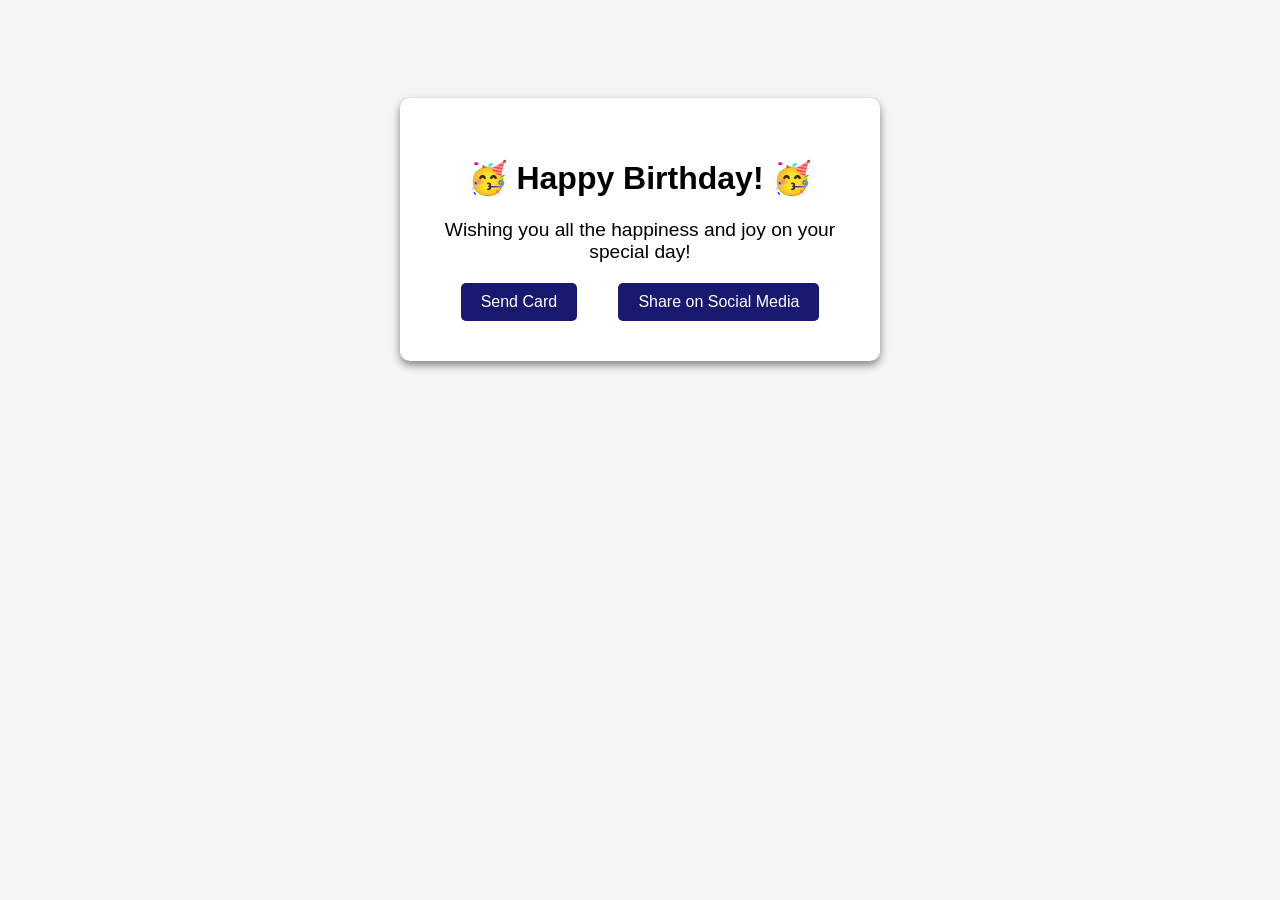
<file: Greeting Card/index.html>
<!DOCTYPE html>
<html lang="en">
  <head>
    <meta charset="utf-8">
    <meta name="format-dectection" content="telephone=no, date=no, address=no, email=no">
    <meta name="viewport" content="width=device-width, initial-scale=1.0">
    <title>Greeting Card</title>
    <link href="styles.css" rel="stylesheet">
  </head>
  <body>
    <div class="card" id="greeting-card">
      <h1>Happy Birthday!</h1>
      <p class="message">
        Wishing you all the happiness and joy on your special day!
      </p>
      <div class="card-links">
        <a href="#send" class="send-link">Send Card</a>
        <a href="#share" class="share-link">Share on Social Media</a>
      </div>
  	</div>
    <section id="send">
      <h2>Sending your card...</h2>
      <p>Card successfully sent to your recipient!</p>
    </section>
    <section id="share">
      <h2>Sharing your card...</h2>
      <p>Your card was shared on social media!</p>
    </section>
  </body>
</html>
</file>
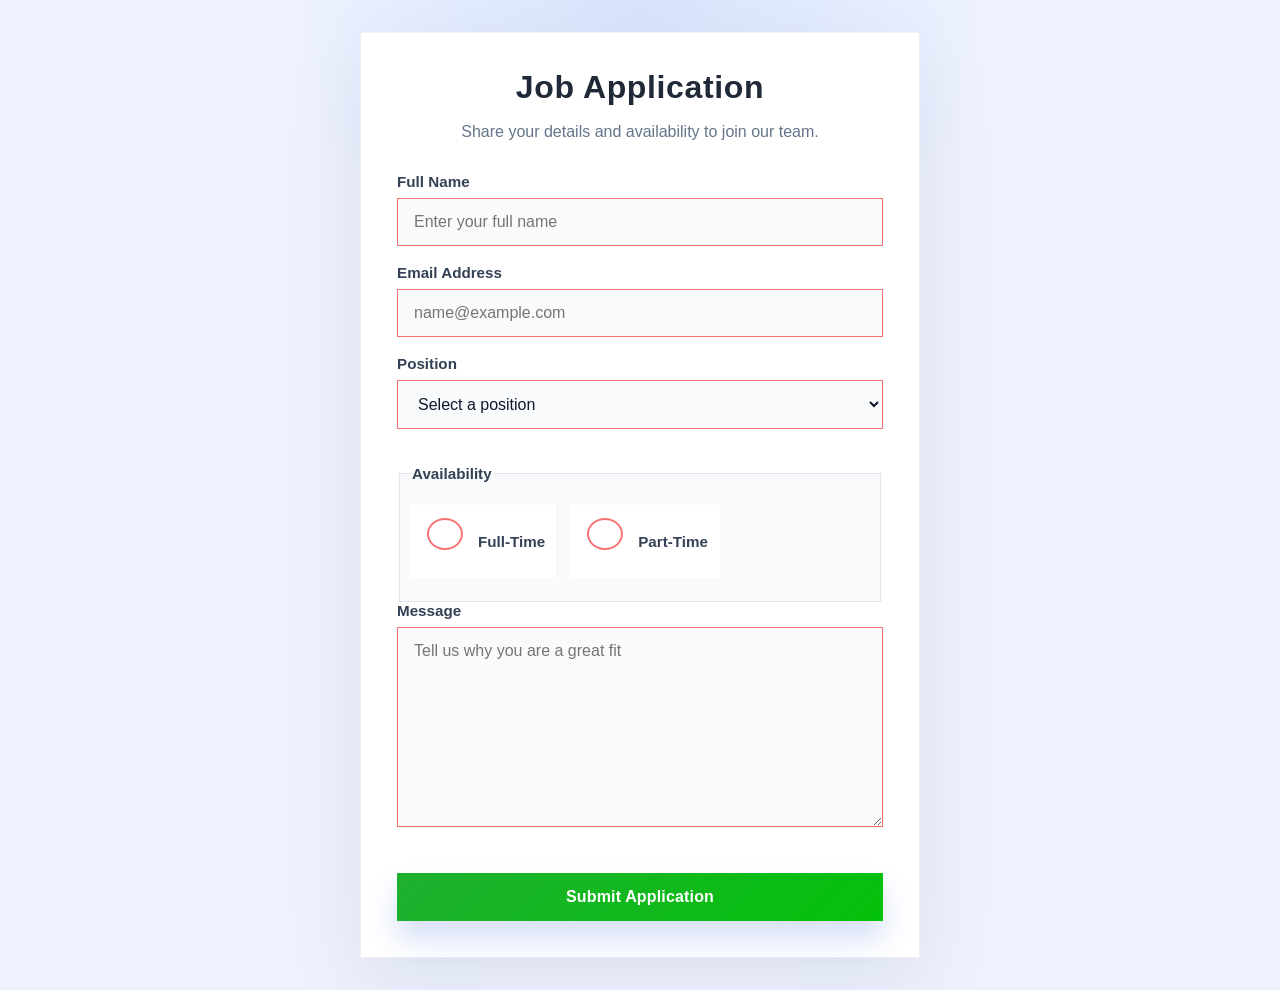
<file: Job Application Form/index.html>
<!DOCTYPE html>
<html lang="en">
<head>
<meta charset="UTF-8">
<meta name="viewport" content="width=device-width, initial-scale=1.0">
<title>Job Application Form</title>
<link rel="stylesheet" href="styles.css">
</head>
<body>
<div class="container">
<form>
<div class="form-header">
<h1>Job Application</h1>
<p>Share your details and availability to join our team.</p>
</div>
<label for="name">Full Name</label>
<input type="text" id="name" name="name" placeholder="Enter your full name" required>
<label for="email">Email Address</label>
<input type="email" id="email" name="email" placeholder="name@example.com" required>
<label for="position">Position</label>
<select id="position" name="position" required>
<option value="" hidden>Select a position</option>
<option value="developer">Developer</option>
<option value="designer">Designer</option>
<option value="manager">Manager</option>
</select>
<fieldset class="radio-group">
<legend>Availability</legend>
<div class="radio-row">
<label class="radio-label">
<input type="radio" id="fulltime" name="availability" value="full-time" required>
<span>Full-Time</span>
</label>
<label class="radio-label">
<input type="radio" id="parttime" name="availability" value="part-time">
<span>Part-Time</span>
</label>
</div>
</fieldset>
<label for="message">Message</label>
<textarea id="message" name="message" placeholder="Tell us why you are a great fit" required></textarea>
<button type="submit">Submit Application</button>
</form>
</div>
</body>
</html>
</file>
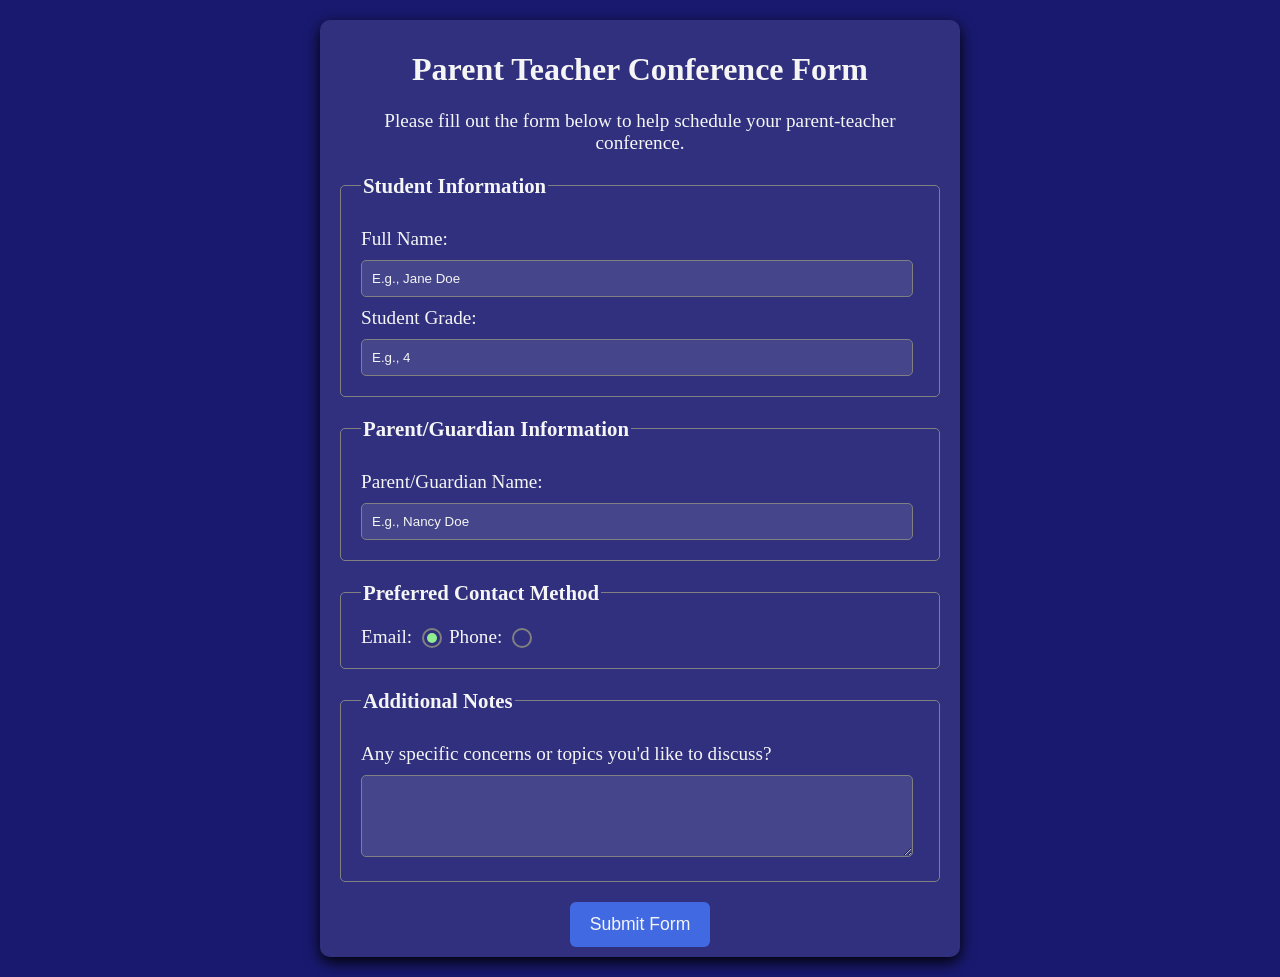
<file: Parent Teacher Conference Form/index.html>
<!DOCTYPE html>
<html lang="en">
  <head>
    <meta charset="utf-8">
    <meta name="viewport" content="width=device-width, initial-scale=1.0">
    <meta name="format-dectection" content="telephone=no, date=no, address=no, email=no">
    <title>Parent Teacher Conference Form</title>
    <link rel="stylesheet" href="./styles.css" />
  </head>
  <body>
  <main class="container">
    <h1 class="title center">Parent Teacher Conference Form</h1>
    <p class="description center">Please fill out the form below to help schedule your parent-teacher conference.</p>

     <form>
        <fieldset>
          <legend>Student Information</legend>
          <label for="student-name">Full Name: </label>
          <input
            type="text"
            name="student-name"
            id="student-name"
            required
            placeholder="E.g., Jane Doe"
          />

          <label for="grade">Student Grade: </label>
          <input
            type="number"
            name="grade"
            id="grade"
            required
            placeholder="E.g., 4"
          />
        </fieldset>
        
        <fieldset>
          <legend>Parent/Guardian Information</legend>
          <label for="parent-name">Parent/Guardian Name: </label>
          <input
            type="text"
            name="parent-name"
            id="parent-name"
            required
            placeholder="E.g., Nancy Doe"
          />
        </fieldset>

        <fieldset>
          <legend>Preferred Contact Method</legend>
          <label class="contact-method" for="email">Email: </label>
          <input
            id="email"
            class="contact-method-radio-btn"
            type="radio"
            name="contact-method"
            value="email"
            checked
          />

          <label class="contact-method" for="phone">Phone: </label>
          <input
            id="phone"
            class="contact-method-radio-btn"
            type="radio"
            name="contact-method"
            value="phone"
          />
        </fieldset>

        <fieldset>
          <legend>Additional Notes</legend>
          <label for="notes"
            >Any specific concerns or topics you'd like to discuss?</label
          >
          <textarea id="notes" name="notes" rows="4" cols="50"></textarea>
        </fieldset>

        <button class="submit-btn" type="submit">Submit Form</button>
      </form>
  </main>
  </body>
</html>
</file>
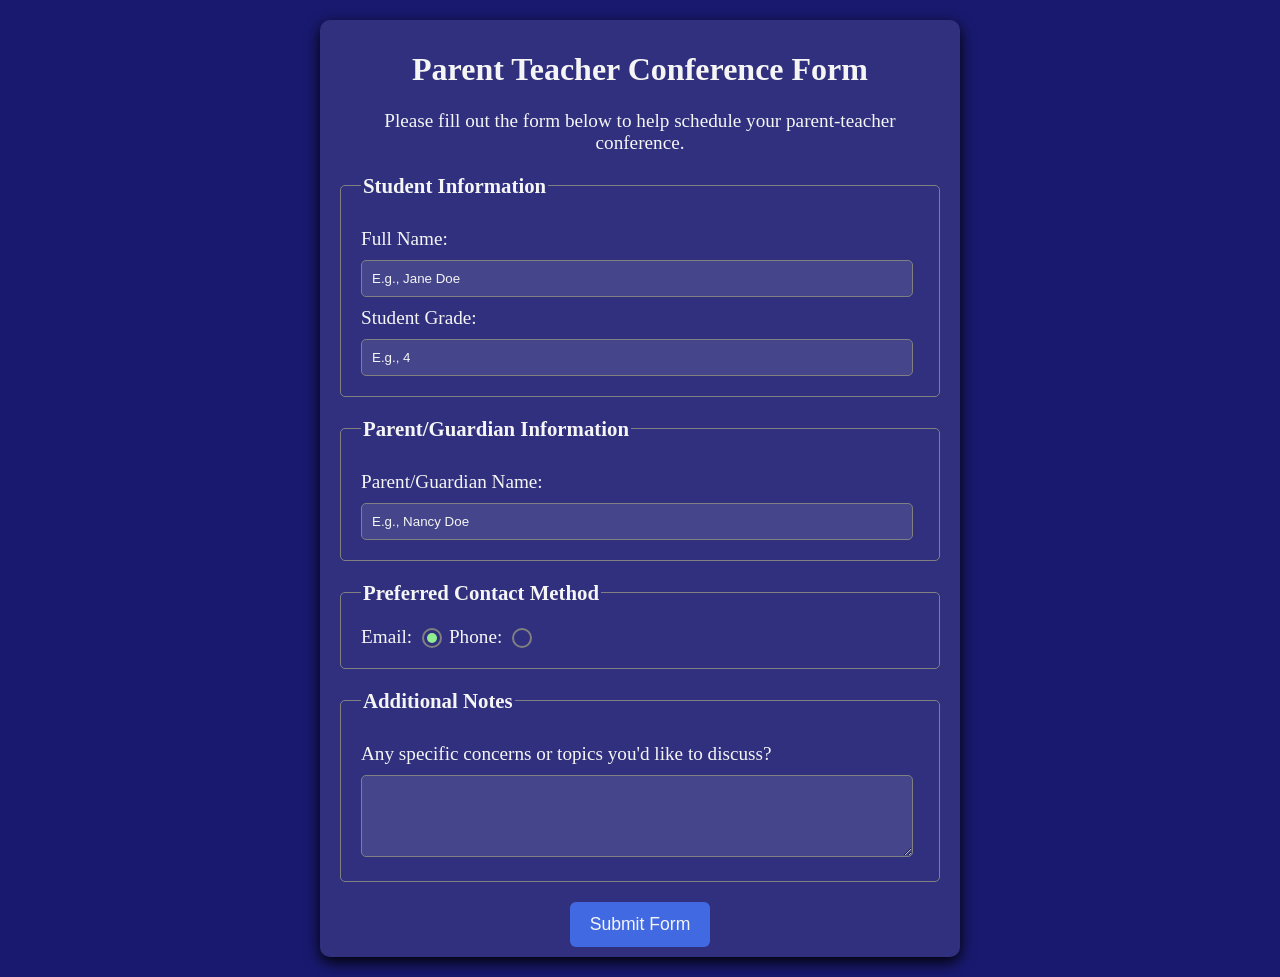
<file: Parent Teacher Conference From/index.html>
<!DOCTYPE html>
<html lang="en">
  <head>
    <meta charset="utf-8">
    <meta name="viewport" content="width=device-width, initial-scale=1.0">
    <title>Parent Teacher Conference Form</title>
    <link rel="stylesheet" href="./styles.css" />
  </head>
  <body>
  <main class="container">
    <h1 class="title center">Parent Teacher Conference Form</h1>
    <p class="description center">Please fill out the form below to help schedule your parent-teacher conference.</p>

     <form>
        <fieldset>
          <legend>Student Information</legend>
          <label for="student-name">Full Name: </label>
          <input
            type="text"
            name="student-name"
            id="student-name"
            required
            placeholder="E.g., Jane Doe"
          />

          <label for="grade">Student Grade: </label>
          <input
            type="number"
            name="grade"
            id="grade"
            required
            placeholder="E.g., 4"
          />
        </fieldset>
        
        <fieldset>
          <legend>Parent/Guardian Information</legend>
          <label for="parent-name">Parent/Guardian Name: </label>
          <input
            type="text"
            name="parent-name"
            id="parent-name"
            required
            placeholder="E.g., Nancy Doe"
          />
        </fieldset>

        <fieldset>
          <legend>Preferred Contact Method</legend>
          <label class="contact-method" for="email">Email: </label>
          <input
            id="email"
            class="contact-method-radio-btn"
            type="radio"
            name="contact-method"
            value="email"
            checked
          />

          <label class="contact-method" for="phone">Phone: </label>
          <input
            id="phone"
            class="contact-method-radio-btn"
            type="radio"
            name="contact-method"
            value="phone"
          />
        </fieldset>

        <fieldset>
          <legend>Additional Notes</legend>
          <label for="notes"
            >Any specific concerns or topics you'd like to discuss?</label
          >
          <textarea id="notes" name="notes" rows="4" cols="50"></textarea>
        </fieldset>

        <button class="submit-btn" type="submit">Submit Form</button>
      </form>
  </main>
  </body>
</html>
</file>
<file: Greeting Card/styles.css>
body {
  font-family: Arial, sans-serif;
  padding: 40px;
  text-align: center;
  background-color: whitesmoke;
}

.card {
  background-color: white;
  max-width: 400px;
  padding: 40px;
  margin: 50px auto 0;
  border-radius: 10px;
  box-shadow: 0 4px 8px gray;
  transition: transform 0.3s, background-color 0.3s ease
}

.card:hover {
  background-color: khaki;
  transform: scale(1.1);
}

h1::before {
  content: "🥳 ";
}

h1::after {
  content: " 🥳";
}

.message {
  font-size: 1.2em;
  margin-bottom: 20px;
}

.card-links {
  margin-top: 20px;
  display: flex;
  justify-content: space-around;
}

.card-links a {
  text-decoration: none;
  font-size: 1em;
  padding: 10px 20px;
  border-radius: 5px;
  color: white !important;
  background-color: midnightblue;
  transition: background-color 0.3s ease;
}

.card-links a:hover {
  background-color: orangered;
}

.card-links a:active {
  background-color: midnightblue;
}

.card-links a:focus {
  outline: 2px solid yellow;
}

.card-links a:visited {
  color: crimson;
}

section {
  margin: 20px auto;
  max-width: 600px;
  background-color: whitesmoke;
  padding: 20px;
  border-radius: 10px;
  display: none;
}

section:hover{
  transform: skewX(10deg);
}

section:target{
  display: block;
}

@media screen and (orientation: portrait) {
  .card {
  background-color: white;
  min-width: 160px;
  padding: 20px;
  margin: 50px auto 0;
  border-radius: 10px;
  box-shadow: 0 4px 8px gray;
  transition: transform 0.3s, background-color 0.3s ease
}

.card-links {
  margin-top: 20px;
  display: flex;
  justify-content: space-around;
  gap: 5px;
}

}
</file>
<file: Job Application Form/styles.css>
:root {
  --bg: #eef2ff;
  --card: #ffffff;
  --text: #1f2937;
  --muted: #64748b;
  --border: #cbd5e1;
  --accent: #006707;
  --accent-soft: rgba(59, 130, 246, 0.14);
  --shadow: 0 24px 80px rgba(15, 23, 42, 0.08);
}

* {
  box-sizing: border-box;
}

body {
  margin: 0;
  min-height: 100vh;
  font-family: "Inter", "Segoe UI", Arial, sans-serif;
  background: radial-gradient(circle at top, rgba(59, 130, 246, 0.12), transparent 30%),
    var(--bg);
  color: var(--text);
  display: flex;
  align-items: center;
  justify-content: center;
  padding: 32px;
}

.container {
  width: min(100%, 560px);
  margin: auto;
  padding: 36px;
  background: var(--card);
  border-radius: 0px;
  border: 1px solid rgba(148, 163, 184, 0.16);
  box-shadow: var(--shadow);
}

.form-header h1 {
  margin: 0;
  font-size: clamp(2rem, 2.4vw, 2.4rem);
  letter-spacing: 0.02em;
  text-align: center;
}

.form-header p {
  margin: 0.75rem 0 1.75rem;
  color: var(--muted);
  line-height: 1.7;
  text-align: center;
}

label,
legend {
  display: block;
  font-size: 0.95rem;
  font-weight: 600;
  margin-bottom: 0.5rem;
  color: #334155;
}

input,
select,
textarea,
button {
  font: inherit;
}

input,
select,
textarea {
  width: 100%;
  padding: 14px 16px;
  margin-bottom: 18px;
  border: 1px solid var(--border);
  border-radius: 0px;
  background: #f8fafc;
  transition: border-color 0.2s ease, box-shadow 0.2s ease, transform 0.2s ease;
  color: #0f172a;
  outline: none;
}

input:focus,
select:focus,
textarea:focus {
  border-color: var(--accent);
  box-shadow: 0 0 0 4px var(--accent-soft);
  transform: translateY(-1px);
}

textarea {
  min-height: 200px;
  resize: vertical;
}

input:invalid:not(:focus),
select:invalid:not(:focus),
textarea:invalid:not(:focus) {
  border-color: #f87171;
}

.radio-group {
  margin-top: 18px;
  padding: 10px 10px 15px;
  border: 1px solid rgba(148, 163, 184, 0.22);
  border-radius: 0px;
  background: #f8fafc;
}

.radio-group legend {
  margin-bottom: 0.8rem;
}

.radio-row {
  display: flex;
  flex-direction: row;
  flex-wrap: wrap;
  gap: 12px;
}

.radio-label {
  display: flex;
  align-items: center;
  gap: 12px;
  padding: 10px 12px;
  border: none;
  border-right: 1px solid rgba(148, 163, 184, 0.12);
  border-radius: 0px;
  background: #ffffff;
  cursor: pointer;
  transition: border-color 0.2s ease, background 0.2s ease;
}

.radio-label:last-child {
  border-right: none;
}

.radio-label input {
  appearance: none;
  width: 18px;
  height: 18px;
  border: 2px solid #94a3b8;
  border-radius: 100%;
  background: #ffffff;
  position: relative;
  flex-shrink: 0;
}

.radio-label input[type="radio"]:checked {
  border-color: var(--accent);
  background: var(--accent);
  box-shadow: inset 0 0 0 4px #ffffff;
}

label:has(input[type="radio"]:checked) {
 color: rgb(17, 195, 0);
 font-weight: bold;
}

.radio-label input:focus-visible {
  outline: 3px solid rgba(59, 130, 246, 0.24);
  outline-offset: 2px;
}

button {
  margin-top: 24px;
  width: 100%;
  padding: 15px 18px;
  border: none;
  border-radius: 0px;
  background: linear-gradient(135deg, #1fb030 0%, #03c10a 100%);
  color: #ffffff;
  font-size: 1rem;
  font-weight: 700;
  letter-spacing: 0.01em;
  cursor: pointer;
  box-shadow: 0 18px 30px rgba(29, 78, 216, 0.18);
  transition: transform 0.2s ease, box-shadow 0.2s ease, filter 0.2s ease;
}

button:hover {
  transform: translateY(-1px);
  filter: brightness(1.05);
  box-shadow: 0 20px 32px rgba(29, 78, 216, 0.24);
}

button:active {
  transform: translateY(0);
}

@media (max-width: 520px) {
  body {
    padding: 20px;
  }

  .container {
    padding: 26px;
  }
}
</file>
<file: Parent Teacher Conference Form/styles.css>
body {
  background-color: MidnightBlue;
  color: whitesmoke;
}

.container {
    background-color: #ffffff1a;
    width: 80%;
    max-width: 600px;
    border-radius: 10px;
    margin: 20px auto;
    padding: 10px 20px;
    box-shadow: 0 5px 15px black;  
}

.center {
  text-align: center;
}

.description {
  font-size: 1.2rem;
}

fieldset {
  border: 1px solid gray;
  border-radius: 5px;
  margin: 20px 0;
  padding: 20px;
}

fieldset legend {
  font-size: 1.3rem;
  font-weight: 600;
}

label {
  font-size: 1.2rem;
}

label:not(.contact-method) {
  display: block;
  margin: 10px 0;
}

input:not(.contact-method-radio-btn),
textarea {
  background-color: #ffffff1a;
  width: 95%;
  border: 1px solid gray;
  border-radius: 5px;
  padding: 10px;
}

input,
input::placeholder,
textarea {
  color: whitesmoke;
}


.contact-method-radio-btn {
  appearance: none;
  width: 20px;
  height: 20px;
  border-radius: 50%;
  border: 2px solid gray;
  vertical-align: bottom;
}

.contact-method-radio-btn::before {
  display: block;
  content: " ";
  width: 10px;
  height: 10px;
  border-radius: 50%;
  transform: translate(3px, 3px) scale(0);
  transition: all 0.3s ease-in;
}

.contact-method-radio-btn:checked::before {
  transform: translate(3px, 3px) scale(1);
  background-color: lightgreen;
}

.submit-btn {
  cursor: pointer;
  background-color: royalblue;
  color: whitesmoke;
  border: none;
  border-radius: 6px;
  padding: 12px 20px;
  font-size: 1.1rem;
  display: block;
  margin: auto;
}
.submit-btn:hover {
  background-color: midnightblue;
}
</file>
<file: Parent Teacher Conference From/styles.css>
body {
  background-color: MidnightBlue;
  color: whitesmoke;
}

.container {
    background-color: #ffffff1a;
    width: 80%;
    max-width: 600px;
    border-radius: 10px;
    margin: 20px auto;
    padding: 10px 20px;
    box-shadow: 0 5px 15px black;  
}

.center {
  text-align: center;
}

.description {
  font-size: 1.2rem;
}

fieldset {
  border: 1px solid gray;
  border-radius: 5px;
  margin: 20px 0;
  padding: 20px;
}

fieldset legend {
  font-size: 1.3rem;
  font-weight: 600;
}

label {
  font-size: 1.2rem;
}

label:not(.contact-method) {
  display: block;
  margin: 10px 0;
}

input:not(.contact-method-radio-btn),
textarea {
  background-color: #ffffff1a;
  width: 95%;
  border: 1px solid gray;
  border-radius: 5px;
  padding: 10px;
}

input,
input::placeholder,
textarea {
  color: whitesmoke;
}


.contact-method-radio-btn {
  appearance: none;
  width: 20px;
  height: 20px;
  border-radius: 50%;
  border: 2px solid gray;
  vertical-align: bottom;
}

.contact-method-radio-btn::before {
  display: block;
  content: " ";
  width: 10px;
  height: 10px;
  border-radius: 50%;
  transform: translate(3px, 3px) scale(0);
  transition: all 0.3s ease-in;
}

.contact-method-radio-btn:checked::before {
  transform: translate(3px, 3px) scale(1);
  background-color: lightgreen;
}

.submit-btn {
  cursor: pointer;
  background-color: royalblue;
  color: whitesmoke;
  border: none;
  border-radius: 6px;
  padding: 12px 20px;
  font-size: 1.1rem;
  display: block;
  margin: auto;
}
.submit-btn:hover {
  background-color: midnightblue;
}
</file>
